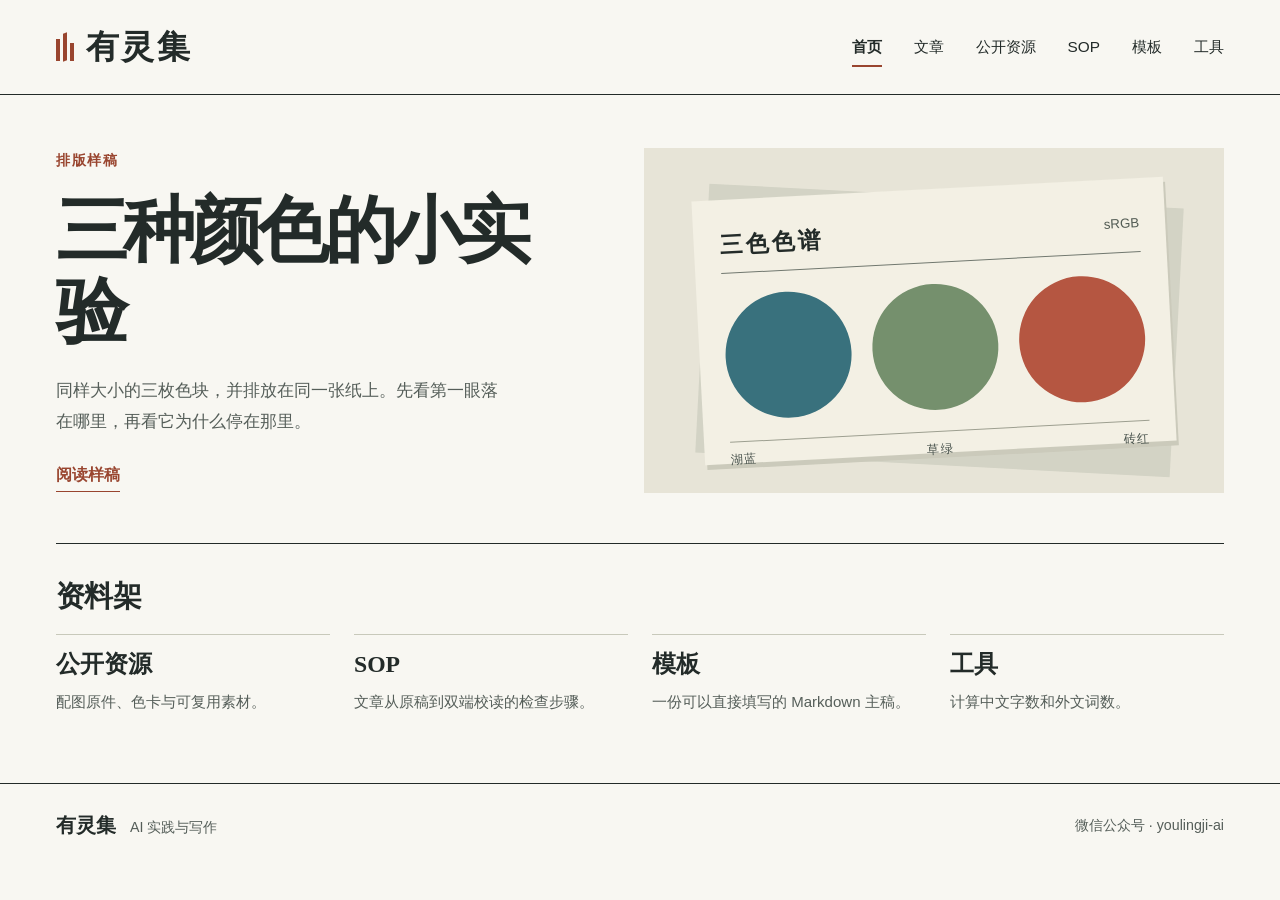
<file: index.html>
<!doctype html><html lang="zh-CN"><head><meta charset="utf-8"><meta name="viewport" content="width=device-width,initial-scale=1"><meta name="theme-color" content="#f8f7f2"><title>首页 · 有灵集</title><link rel="icon" type="image/png" href="assets/icon.png"><link rel="stylesheet" href="assets/site.css"></head><body><a class="skip" href="#main">跳到正文</a><header><div class="wrap head"><a class="brand" href="index.html"><span aria-hidden="true" class="mark"><i></i><i></i><i></i></span><strong>有灵集</strong></a><nav aria-label="主导航" class="nav"><a aria-current="page" href="index.html">首页</a><a href="articles/index.html">文章</a><a href="resources/index.html">公开资源</a><a href="sop/index.html">SOP</a><a href="templates/index.html">模板</a><a href="tools/index.html">工具</a></nav></div></header><main id="main" class="wrap"><section class="hero"><div><p class="kicker">排版样稿</p><h1>三种颜色的小实验</h1><p class="dek">同样大小的三枚色块，并排放在同一张纸上。先看第一眼落在哪里，再看它为什么停在那里。</p><a class="text-link" href="articles/three-colours/index.html">阅读样稿</a></div><a href="articles/three-colours/index.html" class="plate-link" aria-label="阅读三种颜色的小实验"><div class="plate" aria-hidden="true"><div class="sheet"><div class="paper-head"><span>三色色谱</span><small>sRGB</small></div><div class="swatches"><i></i><i></i><i></i></div><div class="paper-foot"><span>湖蓝</span><span>草绿</span><span>砖红</span></div></div></div></a></section><section class="deck"><div class="section-heading"><h2>资料架</h2></div><div class="deck-grid"><a class="deck-card" href="resources/index.html"><strong>公开资源</strong><span>配图原件、色卡与可复用素材。</span></a><a class="deck-card" href="sop/index.html"><strong>SOP</strong><span>文章从原稿到双端校读的检查步骤。</span></a><a class="deck-card" href="templates/index.html"><strong>模板</strong><span>一份可以直接填写的 Markdown 主稿。</span></a><a class="deck-card" href="tools/index.html"><strong>工具</strong><span>计算中文字数和外文词数。</span></a></div></section></main><footer><div class="wrap foot"><span><b>有灵集</b>AI 实践与写作</span><span>微信公众号 · youlingji-ai</span></div></footer></body></html>
</file>
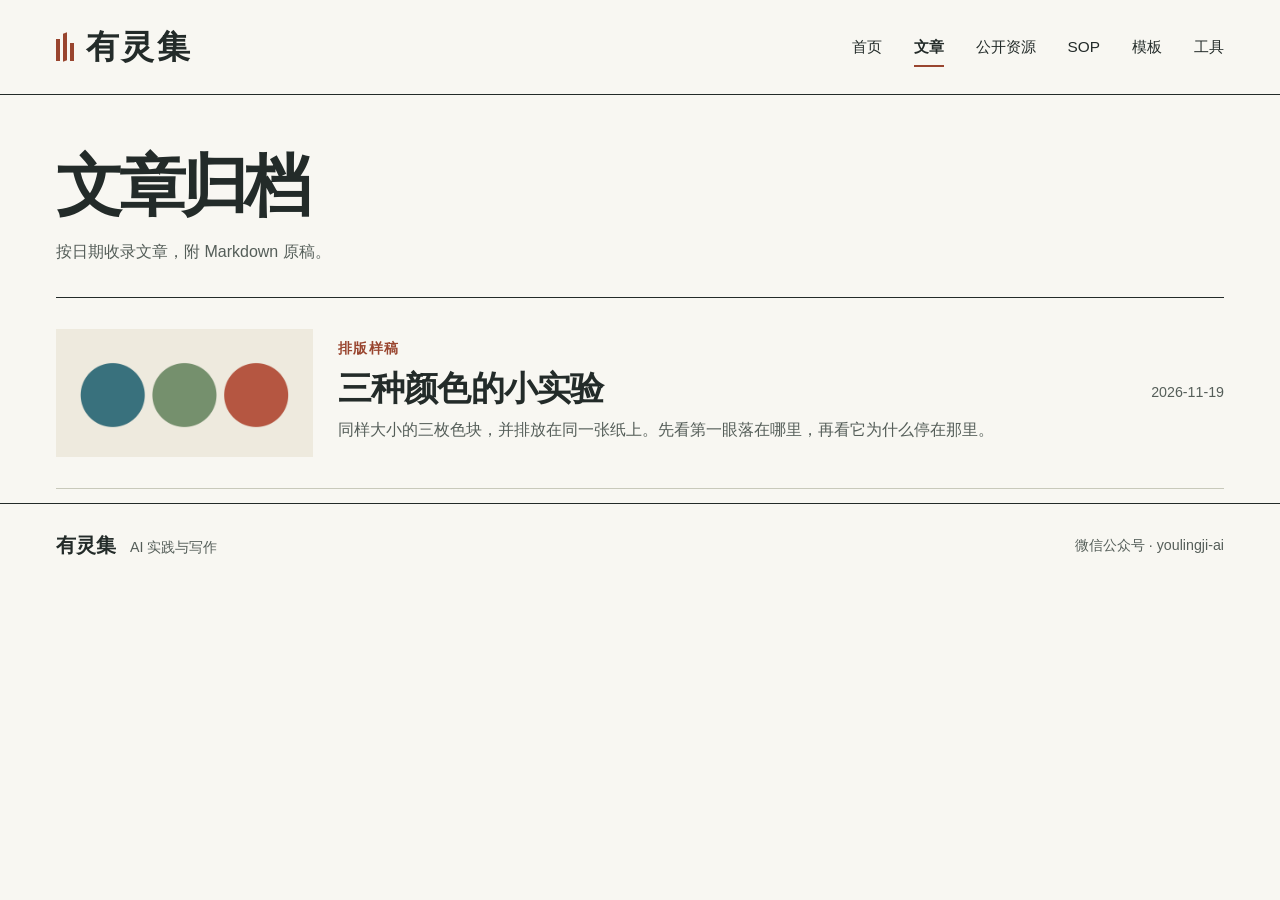
<file: articles/index.html>
<!doctype html><html lang="zh-CN"><head><meta charset="utf-8"><meta name="viewport" content="width=device-width,initial-scale=1"><meta name="theme-color" content="#f8f7f2"><title>文章归档 · 有灵集</title><link rel="icon" type="image/png" href="../assets/icon.png"><link rel="stylesheet" href="../assets/site.css"></head><body><a class="skip" href="#main">跳到正文</a><header><div class="wrap head"><a class="brand" href="../index.html"><span aria-hidden="true" class="mark"><i></i><i></i><i></i></span><strong>有灵集</strong></a><nav aria-label="主导航" class="nav"><a href="../index.html">首页</a><a aria-current="page" href="../articles/index.html">文章</a><a href="../resources/index.html">公开资源</a><a href="../sop/index.html">SOP</a><a href="../templates/index.html">模板</a><a href="../tools/index.html">工具</a></nav></div></header><main id="main" class="wrap"><section class="intro"><h1>文章归档</h1><p>按日期收录文章，附 Markdown 原稿。</p></section><a class="entry" href="three-colours/index.html"><img src="three-colours/colour-card.png" width="1200" height="600" alt=""><div><p class="kicker">排版样稿</p><h2>三种颜色的小实验</h2><p>同样大小的三枚色块，并排放在同一张纸上。先看第一眼落在哪里，再看它为什么停在那里。</p></div><time>2026-11-19</time></a></main><footer><div class="wrap foot"><span><b>有灵集</b>AI 实践与写作</span><span>微信公众号 · youlingji-ai</span></div></footer></body></html>
</file>
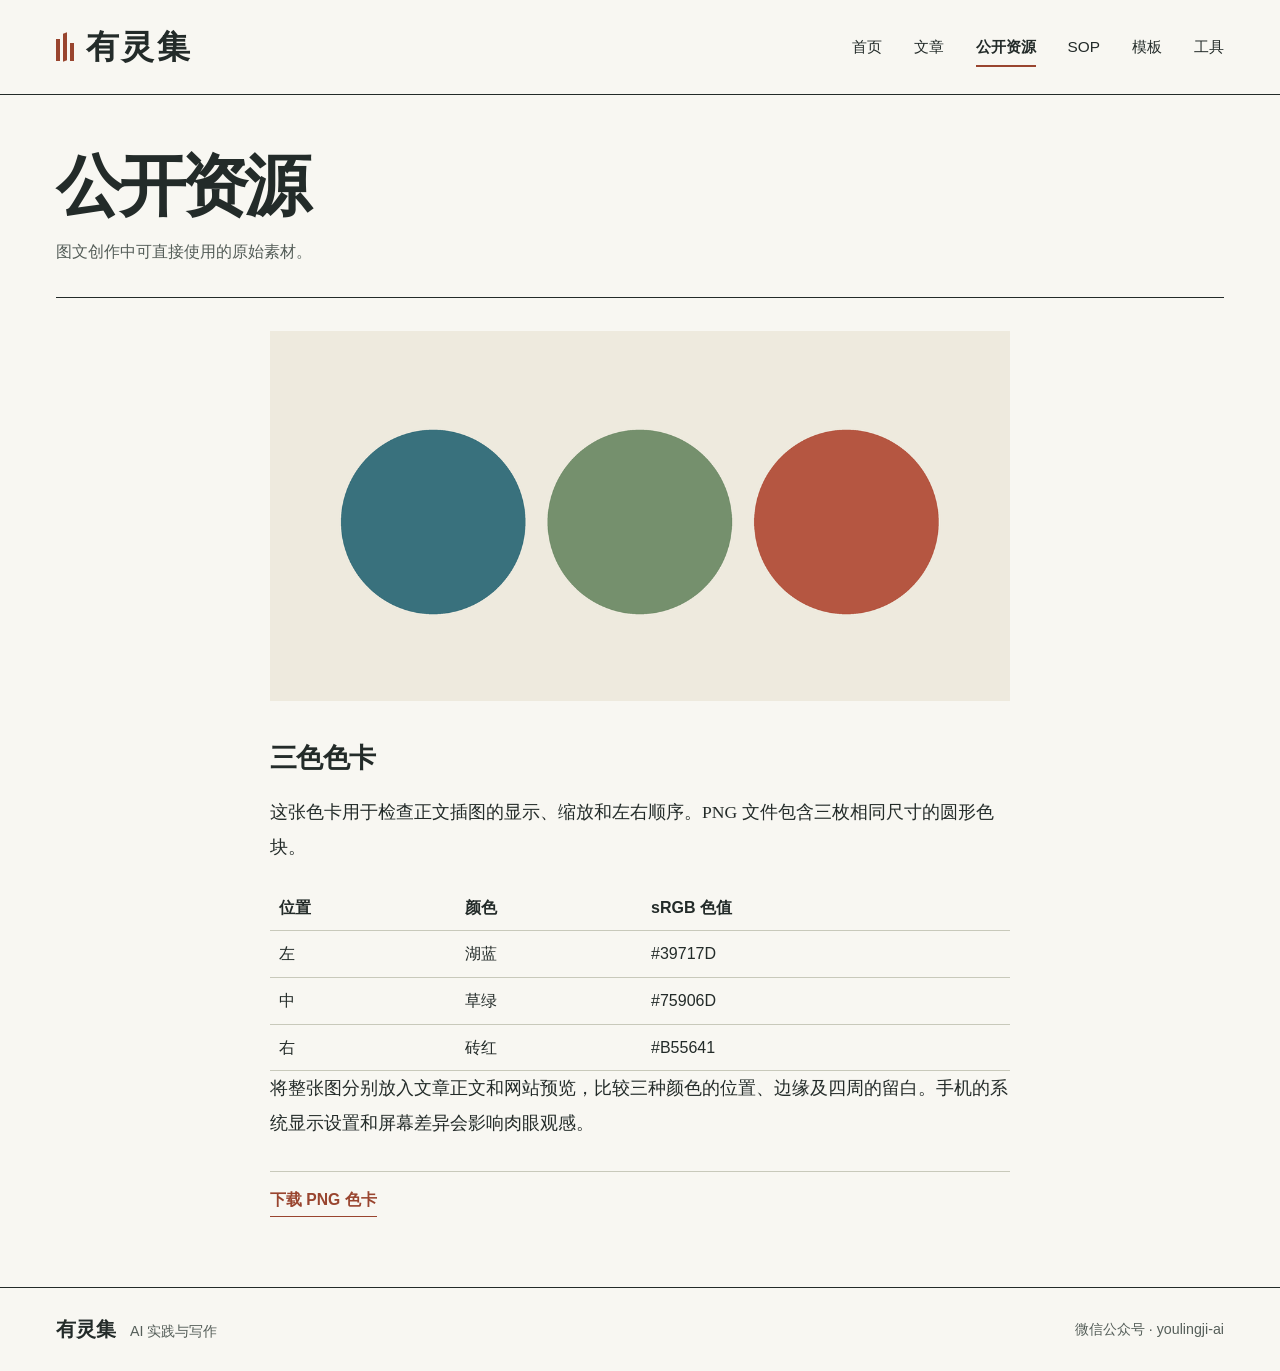
<file: resources/index.html>
<!doctype html><html lang="zh-CN"><head><meta charset="utf-8"><meta name="viewport" content="width=device-width,initial-scale=1"><meta name="theme-color" content="#f8f7f2"><title>公开资源 · 有灵集</title><link rel="icon" type="image/png" href="../assets/icon.png"><link rel="stylesheet" href="../assets/site.css"></head><body><a class="skip" href="#main">跳到正文</a><header><div class="wrap head"><a class="brand" href="../index.html"><span aria-hidden="true" class="mark"><i></i><i></i><i></i></span><strong>有灵集</strong></a><nav aria-label="主导航" class="nav"><a href="../index.html">首页</a><a href="../articles/index.html">文章</a><a aria-current="page" href="../resources/index.html">公开资源</a><a href="../sop/index.html">SOP</a><a href="../templates/index.html">模板</a><a href="../tools/index.html">工具</a></nav></div></header><main id="main" class="wrap"><section class="intro"><h1>公开资源</h1><p>图文创作中可直接使用的原始素材。</p></section><div class="bodycol"><article class="prose"><img src="../articles/three-colours/colour-card.png" width="1200" height="600" alt="湖蓝、草绿与砖红三枚色块。"><h2>三色色卡</h2>
<p>这张色卡用于检查正文插图的显示、缩放和左右顺序。PNG 文件包含三枚相同尺寸的圆形色块。</p>
<table>
<thead>
<tr>
<th>位置</th>
<th>颜色</th>
<th>sRGB 色值</th>
</tr>
</thead>
<tbody><tr>
<td>左</td>
<td>湖蓝</td>
<td>#39717D</td>
</tr>
<tr>
<td>中</td>
<td>草绿</td>
<td>#75906D</td>
</tr>
<tr>
<td>右</td>
<td>砖红</td>
<td>#B55641</td>
</tr>
</tbody></table>
<p>将整张图分别放入文章正文和网站预览，比较三种颜色的位置、边缘及四周的留白。手机的系统显示设置和屏幕差异会影响肉眼观感。</p>
</article><div class="story-links"><a class="text-link" href="../articles/three-colours/colour-card.png" download>下载 PNG 色卡</a></div></div></main><footer><div class="wrap foot"><span><b>有灵集</b>AI 实践与写作</span><span>微信公众号 · youlingji-ai</span></div></footer></body></html>
</file>
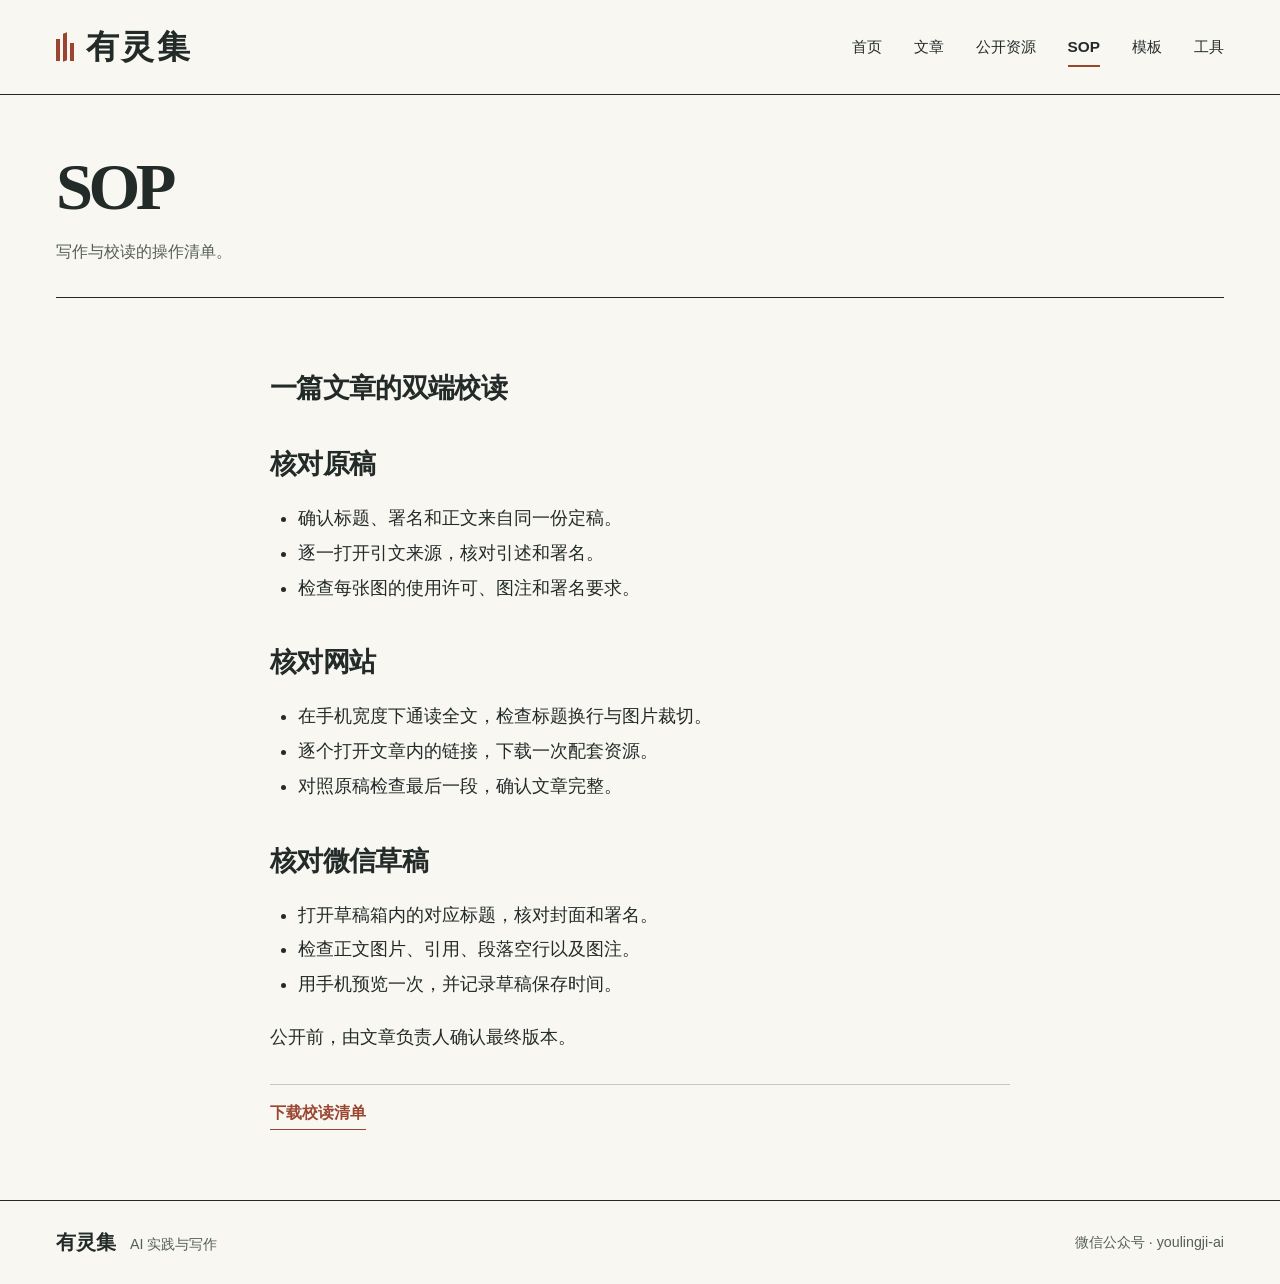
<file: sop/index.html>
<!doctype html><html lang="zh-CN"><head><meta charset="utf-8"><meta name="viewport" content="width=device-width,initial-scale=1"><meta name="theme-color" content="#f8f7f2"><title>SOP · 有灵集</title><link rel="icon" type="image/png" href="../assets/icon.png"><link rel="stylesheet" href="../assets/site.css"></head><body><a class="skip" href="#main">跳到正文</a><header><div class="wrap head"><a class="brand" href="../index.html"><span aria-hidden="true" class="mark"><i></i><i></i><i></i></span><strong>有灵集</strong></a><nav aria-label="主导航" class="nav"><a href="../index.html">首页</a><a href="../articles/index.html">文章</a><a href="../resources/index.html">公开资源</a><a aria-current="page" href="../sop/index.html">SOP</a><a href="../templates/index.html">模板</a><a href="../tools/index.html">工具</a></nav></div></header><main id="main" class="wrap"><section class="intro"><h1>SOP</h1><p>写作与校读的操作清单。</p></section><div class="bodycol"><article class="prose"><h2>一篇文章的双端校读</h2>
<h2>核对原稿</h2>
<ul>
<li>确认标题、署名和正文来自同一份定稿。</li>
<li>逐一打开引文来源，核对引述和署名。</li>
<li>检查每张图的使用许可、图注和署名要求。</li>
</ul>
<h2>核对网站</h2>
<ul>
<li>在手机宽度下通读全文，检查标题换行与图片裁切。</li>
<li>逐个打开文章内的链接，下载一次配套资源。</li>
<li>对照原稿检查最后一段，确认文章完整。</li>
</ul>
<h2>核对微信草稿</h2>
<ul>
<li>打开草稿箱内的对应标题，核对封面和署名。</li>
<li>检查正文图片、引用、段落空行以及图注。</li>
<li>用手机预览一次，并记录草稿保存时间。</li>
</ul>
<p>公开前，由文章负责人确认最终版本。</p>
</article><div class="story-links"><a class="text-link" href="check.md" download>下载校读清单</a></div></div></main><footer><div class="wrap foot"><span><b>有灵集</b>AI 实践与写作</span><span>微信公众号 · youlingji-ai</span></div></footer></body></html>
</file>
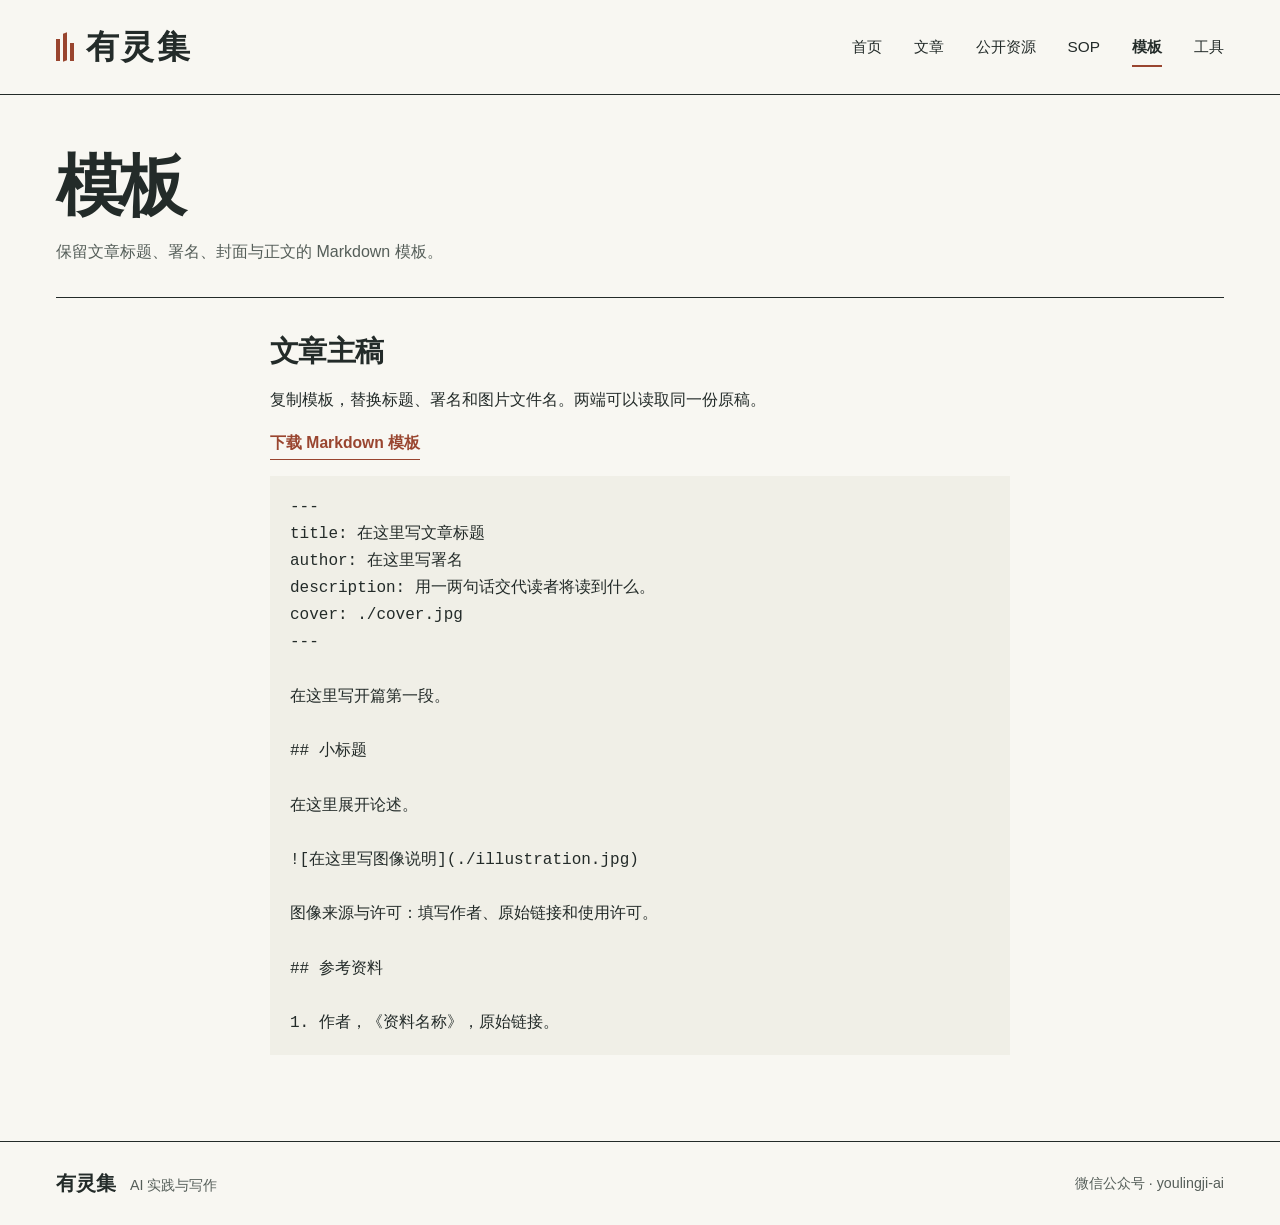
<file: templates/index.html>
<!doctype html><html lang="zh-CN"><head><meta charset="utf-8"><meta name="viewport" content="width=device-width,initial-scale=1"><meta name="theme-color" content="#f8f7f2"><title>模板 · 有灵集</title><link rel="icon" type="image/png" href="../assets/icon.png"><link rel="stylesheet" href="../assets/site.css"></head><body><a class="skip" href="#main">跳到正文</a><header><div class="wrap head"><a class="brand" href="../index.html"><span aria-hidden="true" class="mark"><i></i><i></i><i></i></span><strong>有灵集</strong></a><nav aria-label="主导航" class="nav"><a href="../index.html">首页</a><a href="../articles/index.html">文章</a><a href="../resources/index.html">公开资源</a><a href="../sop/index.html">SOP</a><a aria-current="page" href="../templates/index.html">模板</a><a href="../tools/index.html">工具</a></nav></div></header><main id="main" class="wrap"><section class="intro"><h1>模板</h1><p>保留文章标题、署名、封面与正文的 Markdown 模板。</p></section><div class="bodycol"><h2>文章主稿</h2><p>复制模板，替换标题、署名和图片文件名。两端可以读取同一份原稿。</p><a class="text-link" href="article.md" download>下载 Markdown 模板</a><pre class="file-sample"><code>---
title: 在这里写文章标题
author: 在这里写署名
description: 用一两句话交代读者将读到什么。
cover: ./cover.jpg
---

在这里写开篇第一段。

## 小标题

在这里展开论述。

![在这里写图像说明](./illustration.jpg)

图像来源与许可：填写作者、原始链接和使用许可。

## 参考资料

1. 作者，《资料名称》，原始链接。
</code></pre></div></main><footer><div class="wrap foot"><span><b>有灵集</b>AI 实践与写作</span><span>微信公众号 · youlingji-ai</span></div></footer></body></html>
</file>
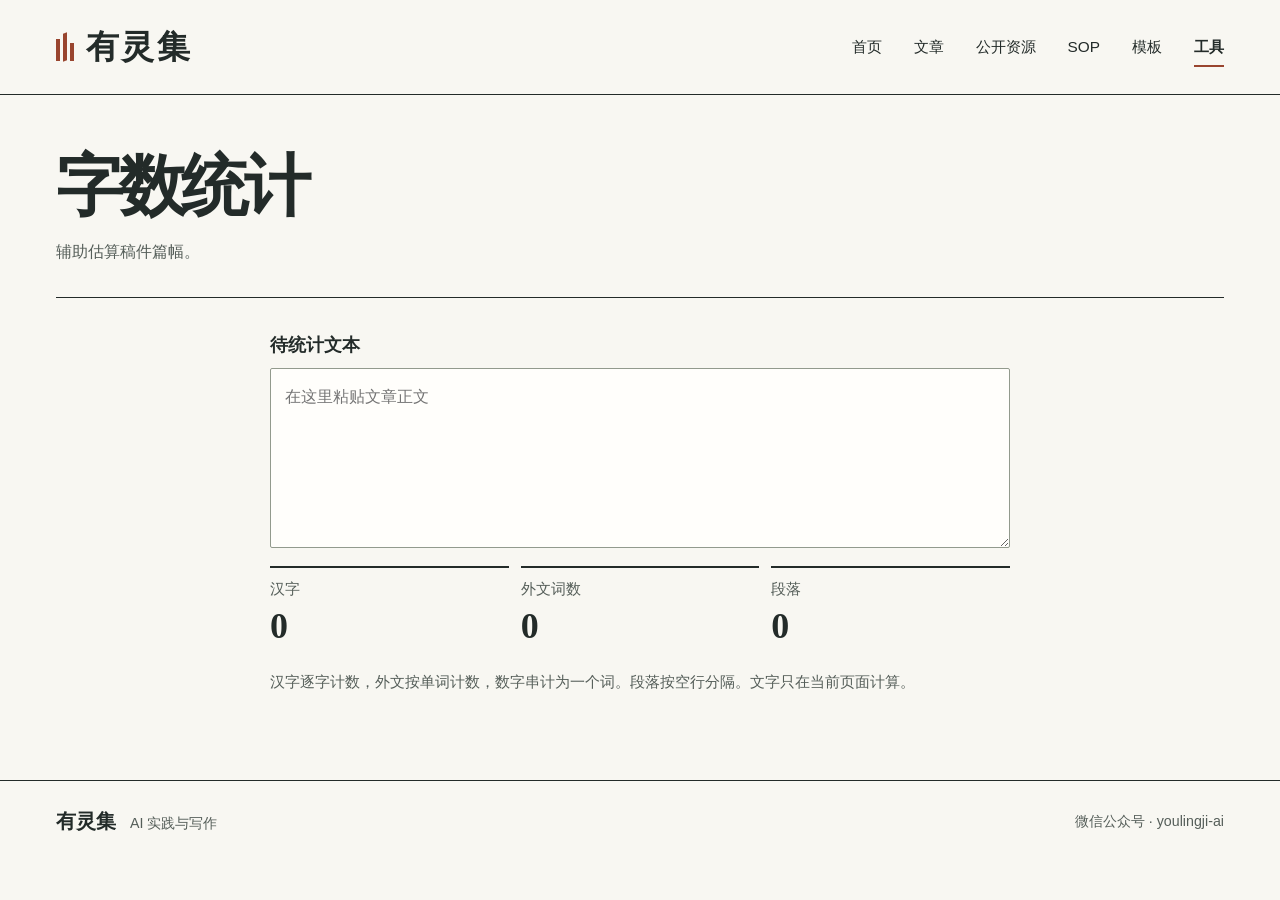
<file: tools/index.html>
<!doctype html><html lang="zh-CN"><head><meta charset="utf-8"><meta name="viewport" content="width=device-width,initial-scale=1"><meta name="theme-color" content="#f8f7f2"><title>字数统计 · 有灵集</title><link rel="icon" type="image/png" href="../assets/icon.png"><link rel="stylesheet" href="../assets/site.css"></head><body><a class="skip" href="#main">跳到正文</a><header><div class="wrap head"><a class="brand" href="../index.html"><span aria-hidden="true" class="mark"><i></i><i></i><i></i></span><strong>有灵集</strong></a><nav aria-label="主导航" class="nav"><a href="../index.html">首页</a><a href="../articles/index.html">文章</a><a href="../resources/index.html">公开资源</a><a href="../sop/index.html">SOP</a><a href="../templates/index.html">模板</a><a aria-current="page" href="../tools/index.html">工具</a></nav></div></header><main id="main" class="wrap"><section class="intro"><h1>字数统计</h1><p>辅助估算稿件篇幅。</p></section><div class="bodycol"><section class="tool"><label for="input">待统计文本</label><textarea id="input" placeholder="在这里粘贴文章正文"></textarea><dl class="metrics" aria-live="polite"><div><dt>汉字</dt><dd id="han">0</dd></div><div><dt>外文词数</dt><dd id="words">0</dd></div><div><dt>段落</dt><dd id="paras">0</dd></div></dl><p class="note">汉字逐字计数，外文按单词计数，数字串计为一个词。段落按空行分隔。文字只在当前页面计算。</p><noscript>请启用 JavaScript 使用字数统计。</noscript></section><script defer src="../assets/count.js"></script></div></main><footer><div class="wrap foot"><span><b>有灵集</b>AI 实践与写作</span><span>微信公众号 · youlingji-ai</span></div></footer></body></html>
</file>
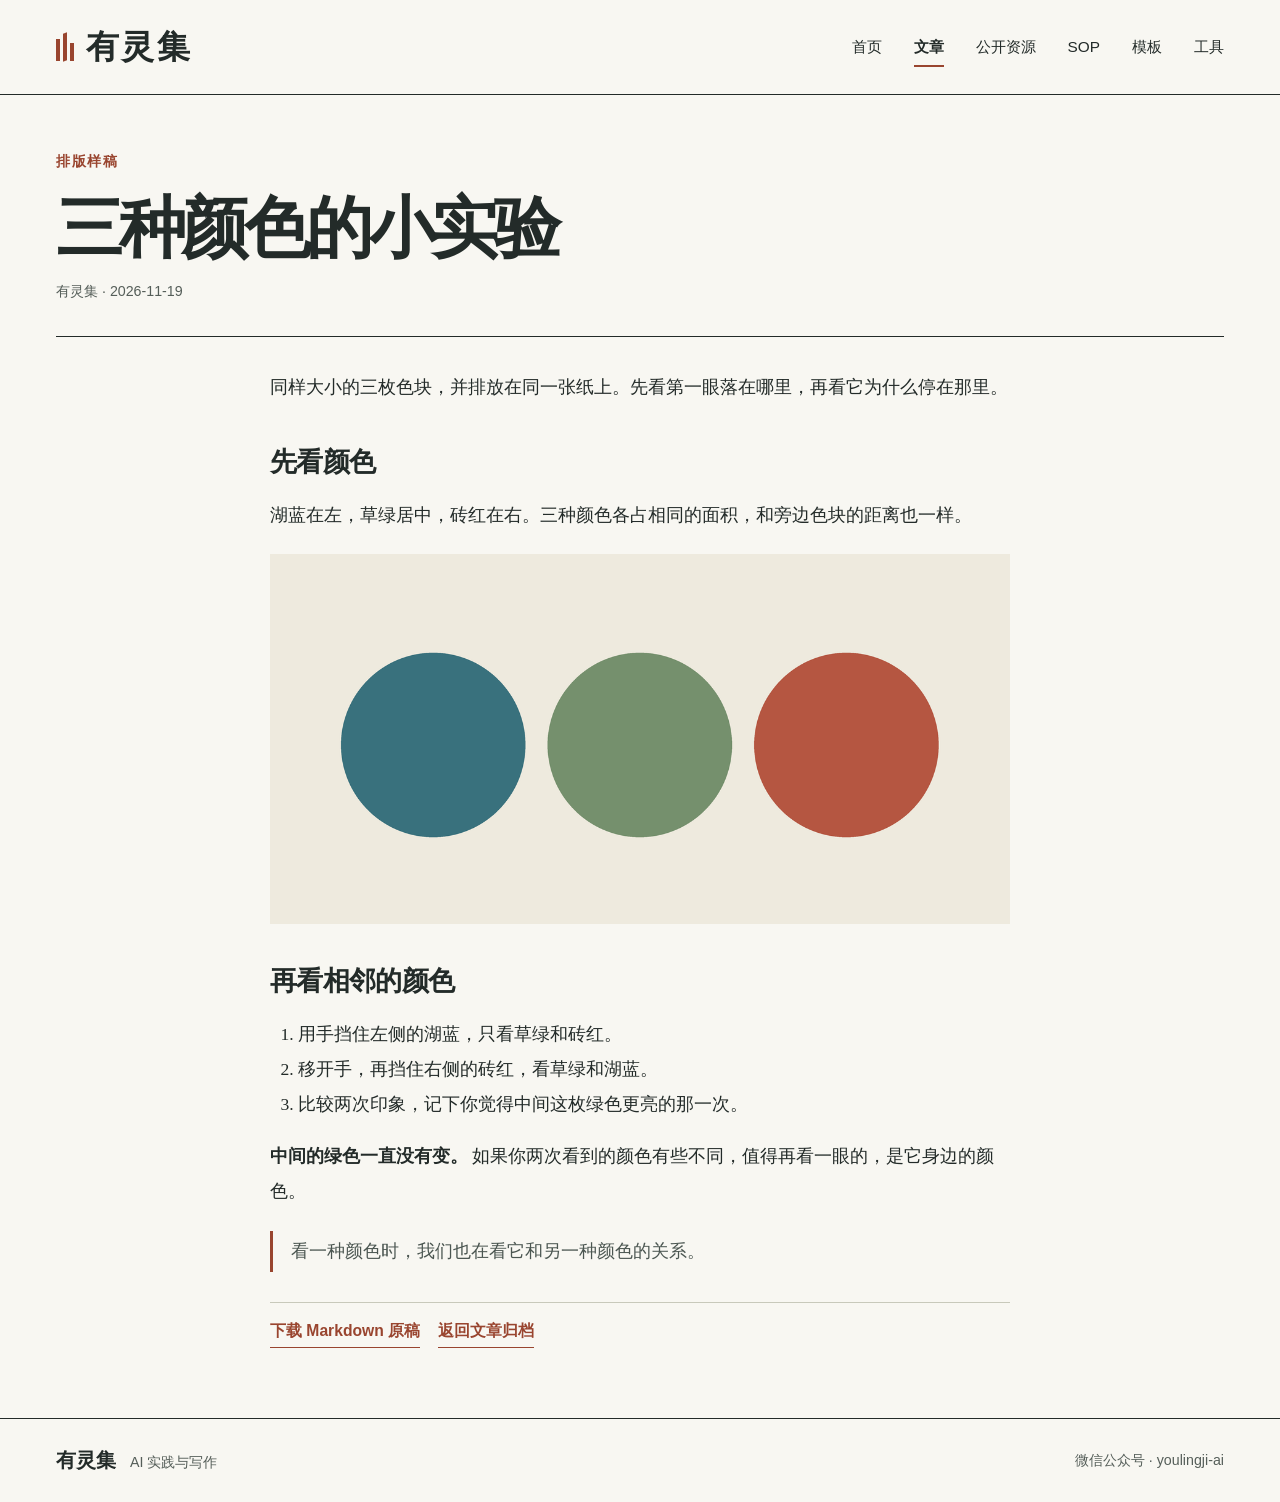
<file: articles/three-colours/index.html>
<!doctype html><html lang="zh-CN"><head><meta charset="utf-8"><meta name="viewport" content="width=device-width,initial-scale=1"><meta name="theme-color" content="#f8f7f2"><title>三种颜色的小实验 · 有灵集</title><link rel="icon" type="image/png" href="../../assets/icon.png"><link rel="stylesheet" href="../../assets/site.css"></head><body><a class="skip" href="#main">跳到正文</a><header><div class="wrap head"><a class="brand" href="../../index.html"><span aria-hidden="true" class="mark"><i></i><i></i><i></i></span><strong>有灵集</strong></a><nav aria-label="主导航" class="nav"><a href="../../index.html">首页</a><a aria-current="page" href="../../articles/index.html">文章</a><a href="../../resources/index.html">公开资源</a><a href="../../sop/index.html">SOP</a><a href="../../templates/index.html">模板</a><a href="../../tools/index.html">工具</a></nav></div></header><main id="main" class="wrap"><section class="story-top"><p class="kicker">排版样稿</p><h1>三种颜色的小实验</h1><p class="meta">有灵集 · <time>2026-11-19</time></p></section><div class="bodycol"><article class="prose"><p>同样大小的三枚色块，并排放在同一张纸上。先看第一眼落在哪里，再看它为什么停在那里。</p>
<h2>先看颜色</h2>
<p>湖蓝在左，草绿居中，砖红在右。三种颜色各占相同的面积，和旁边色块的距离也一样。</p>
<p><img src="./colour-card.png" alt="从左到右，湖蓝、草绿、砖红三枚圆形色块。"></p>
<h2>再看相邻的颜色</h2>
<ol>
<li>用手挡住左侧的湖蓝，只看草绿和砖红。</li>
<li>移开手，再挡住右侧的砖红，看草绿和湖蓝。</li>
<li>比较两次印象，记下你觉得中间这枚绿色更亮的那一次。</li>
</ol>
<p><strong>中间的绿色一直没有变。</strong> 如果你两次看到的颜色有些不同，值得再看一眼的，是它身边的颜色。</p>
<blockquote>
<p>看一种颜色时，我们也在看它和另一种颜色的关系。</p>
</blockquote>
</article><div class="story-links"><a class="text-link" href="source.md" download>下载 Markdown 原稿</a><a class="text-link" href="../index.html">返回文章归档</a></div></div></main><footer><div class="wrap foot"><span><b>有灵集</b>AI 实践与写作</span><span>微信公众号 · youlingji-ai</span></div></footer></body></html>
</file>
<file: assets/site.css>
:root{color-scheme:light;--paper:#f8f7f2;--surface:#f0efe7;--ink:#232b29;--muted:#555e59;--rule:#c8c9bb;--accent:#99452f;--serif:"Noto Serif CJK SC","Source Han Serif SC","Songti SC","STSong","SimSun",serif;--sans:"PingFang SC","Noto Sans CJK SC","Microsoft YaHei",sans-serif}
*{box-sizing:border-box}
html{scroll-behavior:smooth}
body{margin:0;background:var(--paper);color:var(--ink);font:16px/1.65 var(--sans);-webkit-font-smoothing:antialiased}
a{color:inherit;text-underline-offset:.23em}
a:hover{color:var(--accent)}
a:focus-visible,button:focus-visible,textarea:focus-visible,summary:focus-visible{outline:3px solid #42707a;outline-offset:4px}
.wrap{width:min(1184px,calc(100% - 112px));margin-inline:auto}
.skip{position:absolute;left:1rem;top:-5rem;background:white;padding:.6rem;z-index:3}
.skip:focus{top:.5rem}
header{border-bottom:1px solid var(--ink)}
.head{display:flex;align-items:center;justify-content:space-between;gap:24px;min-height:94px}
.brand{display:inline-flex;align-items:center;gap:12px;text-decoration:none}
.brand strong{font:700 2.05rem/1.1 var(--serif);letter-spacing:.075em}
.mark{display:inline-flex;align-items:flex-end;gap:3px;height:28px;flex:none}
.mark i{height:22px;width:4px;background:var(--accent)}
.mark i:nth-child(2){height:28px;transform:skewY(-20deg)}
.mark i:nth-child(3){height:18px}
.nav{display:flex;gap:clamp(15px,2.5vw,34px);align-items:center}
.nav a{font-size:.96rem;text-decoration:none;position:relative;white-space:nowrap;padding:9px 0}
.nav a[aria-current=page]{font-weight:700}
.nav a[aria-current=page]:after{content:"";position:absolute;bottom:2px;left:0;right:0;height:2px;background:var(--accent)}
.hero{display:grid;grid-template-columns:.95fr 1.05fr;align-items:center;gap:clamp(28px,5vw,82px);padding:53px 0 50px;border-bottom:1px solid var(--ink)}
.kicker{margin:0 0 18px;color:var(--accent);font-weight:650;font-size:.9rem;letter-spacing:.105em}
.hero h1,.intro h1,.story-top h1{font:600 clamp(3.2rem,5.65vw,5.25rem)/1.12 var(--serif);letter-spacing:-.067em;margin:0}
.hero h1{max-width:7em}
.hero .dek{max-width:27em;color:var(--muted);margin:22px 0 24px;font-size:1.05rem;line-height:1.9}
.text-link{font-size:.98rem;font-weight:650;color:var(--accent);display:inline-block;text-decoration:none;border-bottom:1px solid currentColor;padding:0 0 3px}
.plate-link{text-decoration:none;display:block;color:var(--ink);min-width:0}
.plate{position:relative;min-height:320px;aspect-ratio:1.68;background:#e7e4d7;padding:clamp(16px,2.4vw,34px);display:flex;align-items:center;justify-content:center;overflow:hidden}
.sheet{background:#f3f0e4;width:91%;height:93%;padding:clamp(14px,2vw,26px);transform:rotate(-3deg);display:flex;flex-direction:column;justify-content:space-between;box-shadow:2px 5px 0 #cbcabb;position:relative}
.plate:before{content:"";position:absolute;inset:14% 8% 8% 10%;background:#d3d3c5;transform:rotate(3deg)}
.paper-head,.paper-foot{display:flex;justify-content:space-between;align-items:center}
.paper-head{padding-bottom:9px;border-bottom:1px solid #71786f;font-family:var(--serif);font-size:clamp(.97rem,1.8vw,1.6rem);font-weight:600;letter-spacing:.14em}
.paper-head small{font:500 .83rem var(--sans);letter-spacing:0;color:#505a52}
.swatches{display:flex;justify-content:space-between;gap:3.6%;padding:5% 0}
.swatches i{border-radius:50%;aspect-ratio:1;width:30%;display:block;background:#39717d}
.swatches i:nth-child(2){background:#75906d}
.swatches i:nth-child(3){background:#b55641}
.paper-foot{padding-top:7px;border-top:1px solid #9d9f90;font-size:.77rem;letter-spacing:.12em;color:#48524c}
.deck{padding:32px 0 44px}
.section-heading{display:flex;justify-content:space-between;align-items:baseline;gap:16px;margin-bottom:18px}
h2{font:600 1.8rem/1.4 var(--serif);letter-spacing:-.025em;margin:0}
.deck-grid{display:grid;grid-template-columns:repeat(4,1fr);gap:24px}
.deck-card{display:flex;flex-direction:column;align-items:flex-start;gap:6px;text-decoration:none;padding:12px 0 10px;border-top:1px solid var(--rule)}
.deck-card strong{font:600 1.48rem/1.5 var(--serif)}
.deck-card span{font-size:.94rem;line-height:1.75;color:var(--muted)}
footer{border-top:1px solid var(--ink);margin-top:14px}
.foot{display:flex;justify-content:space-between;gap:20px;align-items:center;min-height:83px;color:var(--muted);font-size:.89rem}
.foot b{font:600 1.25rem var(--serif);color:var(--ink);margin-right:14px}
.intro,.story-top{padding:55px 0 32px;border-bottom:1px solid var(--ink)}
.intro h1,.story-top h1{font-size:clamp(2.6rem,5.2vw,4.5rem)}
.intro p:last-child,.story-top .meta{margin:14px 0 0;color:var(--muted)}
.entry{display:grid;grid-template-columns:minmax(135px,22%) 1fr auto;align-items:center;gap:25px;padding:31px 0;border-bottom:1px solid var(--rule);text-decoration:none}
.entry img{width:100%;height:auto;display:block}
.entry h2{font-size:clamp(1.5rem,3vw,2.1rem)}
.entry p{margin:5px 0;font-size:1rem;color:var(--muted)}
.entry time,.meta{font-size:.89rem;color:var(--muted)}
.entry .kicker{margin:0 0 5px;color:var(--accent);font-size:.85rem}
.bodycol{width:min(100%,740px);margin:0 auto;padding:33px 0 56px}
.prose{font:1.1rem/1.98 var(--serif);overflow-wrap:anywhere}
.prose p{margin:0 0 1.15em}
.prose h2{margin:1.4em 0 .65em;font-size:1.7rem}
.prose h3{font-size:1.3rem}
.prose img{display:block;max-width:100%;height:auto}
.prose blockquote{margin:22px 0;padding:3px 18px;color:#4b5651;border-left:3px solid var(--accent)}
.prose blockquote p{margin:0}
.prose table{border-collapse:collapse;width:100%;font-family:var(--sans);font-size:1rem}
.prose th,.prose td{text-align:left;border-bottom:1px solid var(--rule);padding:7px 9px}
.prose ol,.prose ul{padding-left:1.6em}
.prose pre,.file-sample{white-space:pre-wrap;overflow-wrap:anywhere;background:var(--surface);padding:18px 20px;font:1rem/1.7 ui-monospace,monospace}
.story-links{display:flex;gap:18px;flex-wrap:wrap;margin-top:30px;padding-top:15px;border-top:1px solid var(--rule)}
.tool label{display:block;font-weight:650;font-size:1.1rem;margin:0 0 8px}
.tool textarea{display:block;resize:vertical;width:100%;min-height:180px;font:1rem/1.8 var(--sans);background:#fffefb;color:var(--ink);border:1px solid #929a8d;border-radius:2px;padding:14px}
.metrics{margin:18px 0;display:grid;grid-template-columns:repeat(3,1fr);gap:12px}
.metrics div{border-top:2px solid var(--ink);padding-top:8px}
.metrics dt{font-size:.95rem;color:var(--muted)}
.metrics dd{font:600 2.25rem/1.4 var(--serif);margin:0}
.note{color:var(--muted);font-size:.95rem}
@media(max-width:820px){.wrap{width:calc(100% - 48px)}.head{min-height:76px}.nav{gap:16px}.hero{gap:26px;padding:37px 0}.plate{min-height:220px}.deck-grid{grid-template-columns:repeat(2,1fr)}}
@media(max-width:620px){.wrap{width:calc(100% - 36px)}.head{align-items:flex-start;flex-direction:column;gap:10px;padding-top:15px}.brand strong{font-size:1.8rem}.mark{height:25px}.nav{gap:0;justify-content:space-between;align-self:stretch;padding-bottom:5px}.nav a{font-size:.89rem}.hero{grid-template-columns:1fr;padding:28px 0;gap:25px}.hero h1{font-size:3.12rem;max-width:none}.hero .dek{margin:14px 0 14px}.kicker{margin-bottom:11px}.plate{min-height:0;aspect-ratio:1.85}.deck{padding:23px 0 24px}.deck-grid{gap:14px 18px}.deck-card strong{font-size:1.25rem}.foot{align-items:flex-start;flex-direction:column;justify-content:center;gap:3px;padding:14px 0}.intro,.story-top{padding:31px 0 23px}.entry{grid-template-columns:96px 1fr;gap:14px;padding:22px 0}.entry time{grid-column:2}.entry p{font-size:.91rem}.bodycol{padding:23px 0 35px}.prose{font-size:1.065rem}.paper-foot{font-size:.75rem}.metrics{column-gap:8px}.metrics dt{font-size:.84rem}}
@media(max-width:360px){.wrap{width:calc(100% - 24px)}.nav a{font-size:.825rem}.hero h1{font-size:2.7rem}}
@media(prefers-reduced-motion:reduce){html{scroll-behavior:auto}}

.cover-art{display:block;width:100%;height:auto;max-height:420px;object-fit:cover}
</file>
